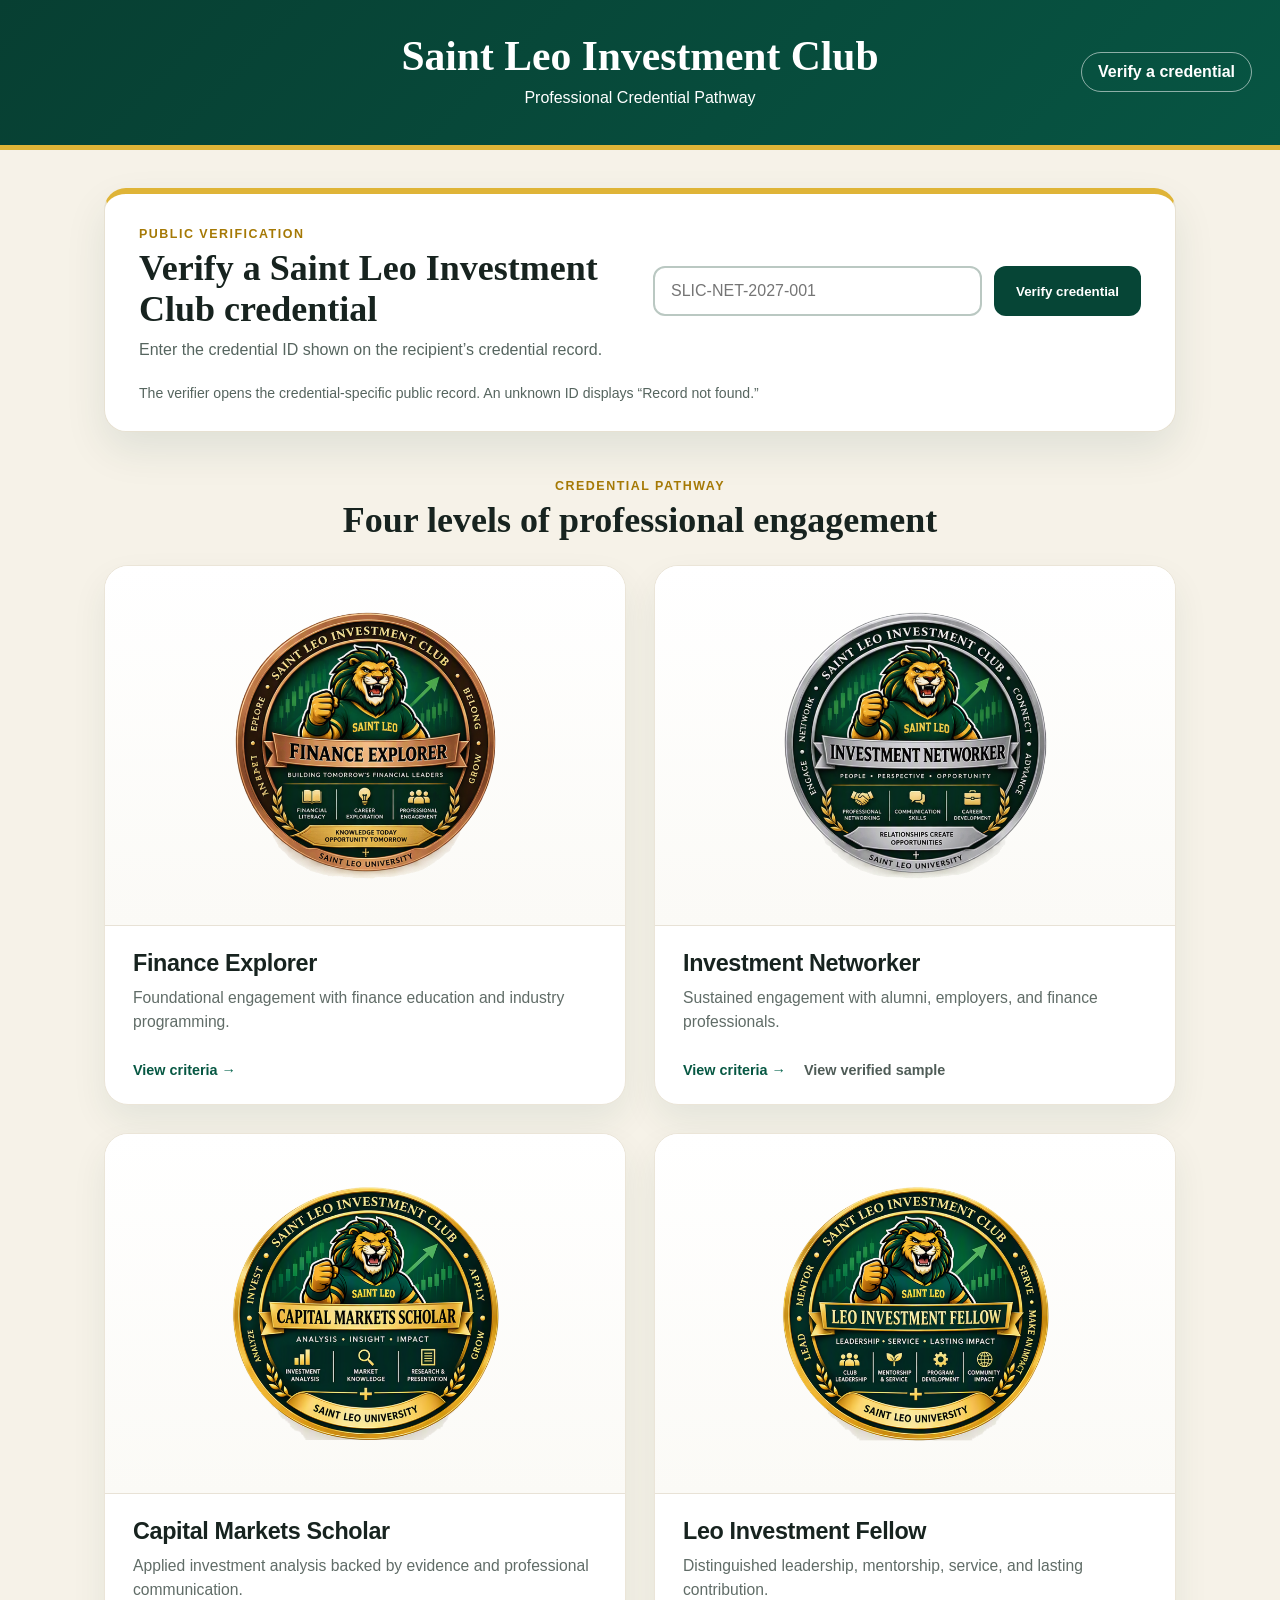
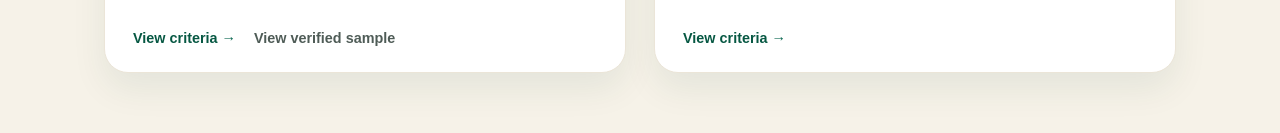
<file: index.html>
<!DOCTYPE html>

<html lang="en"><head><meta charset="utf-8"/><meta content="width=device-width,initial-scale=1" name="viewport"/><title>Saint Leo Investment Club Credentials</title><link href="assets/css/style.css?v=39" rel="stylesheet"/></head><body>
<header class="site-header"><h1>Saint Leo Investment Club</h1><p>Professional Credential Pathway</p><a class="header-verify" href="verify.html">Verify a credential</a></header>
<main>
<section aria-labelledby="verify-heading" class="verify-hero"><div><span class="eyebrow">Public verification</span><h2 id="verify-heading">Verify a Saint Leo Investment Club credential</h2><p>Enter the credential ID shown on the recipient’s credential record.</p></div><form class="verify-form" id="verify-form"><label class="sr-only" for="credential-id">Credential ID</label><input autocomplete="off" id="credential-id" name="credential-id" placeholder="SLIC-NET-2027-001" required="" type="text"/><button type="submit">Verify credential</button></form><p class="verify-note" id="verify-note">The verifier opens the credential-specific public record. An unknown ID displays “Record not found.”</p></section>
<section aria-labelledby="pathway-heading" class="pathway"><div class="section-heading"><span class="eyebrow">Credential pathway</span><h2 id="pathway-heading">Four levels of professional engagement</h2></div><div class="credential-grid"><article class="credential-card pathway-card"><div class="pathway-visual"><img alt="Finance Explorer badge" src="assets/badges/finance-explorer-landing-v38.png"/></div><div class="pathway-copy"><h3>Finance Explorer</h3><p>Foundational engagement with finance education and industry programming.</p><div class="pathway-actions"><a href="criteria/finance-explorer.html">View criteria</a></div></div></article><article class="credential-card pathway-card"><div class="pathway-visual"><img alt="Investment Networker badge" src="assets/badges/investment-networker-landing-v38.png"/></div><div class="pathway-copy"><h3>Investment Networker</h3><p>Sustained engagement with alumni, employers, and finance professionals.</p><div class="pathway-actions"><a href="criteria/investment-networker.html">View criteria</a><a class="verified-link" href="credentials/SLIC-NET-2027-001.html">View verified sample</a></div></div></article><article class="credential-card pathway-card"><div class="pathway-visual"><img alt="Capital Markets Scholar badge" src="assets/badges/capital-markets-scholar-landing-v38.png"/></div><div class="pathway-copy"><h3>Capital Markets Scholar</h3><p>Applied investment analysis backed by evidence and professional communication.</p><div class="pathway-actions"><a href="criteria/capital-markets-scholar.html">View criteria</a><a class="verified-link" href="credentials/SLIC-CMS-2027-001.html">View verified sample</a></div></div></article><article class="credential-card pathway-card"><div class="pathway-visual"><img alt="Leo Investment Fellow badge" src="assets/badges/leo-investment-fellow-landing-v38.png"/></div><div class="pathway-copy"><h3>Leo Investment Fellow</h3><p>Distinguished leadership, mentorship, service, and lasting contribution.</p><div class="pathway-actions"><a href="criteria/leo-investment-fellow.html">View criteria</a></div></div></article></div></section></main>
<script>document.getElementById('verify-form').addEventListener('submit',function(e){e.preventDefault();const id=document.getElementById('credential-id').value.trim().toUpperCase().replace(/[^A-Z0-9-]/g,'');if(id){location.href='credentials/'+encodeURIComponent(id)+'.html';}});</script></body></html>
</file>
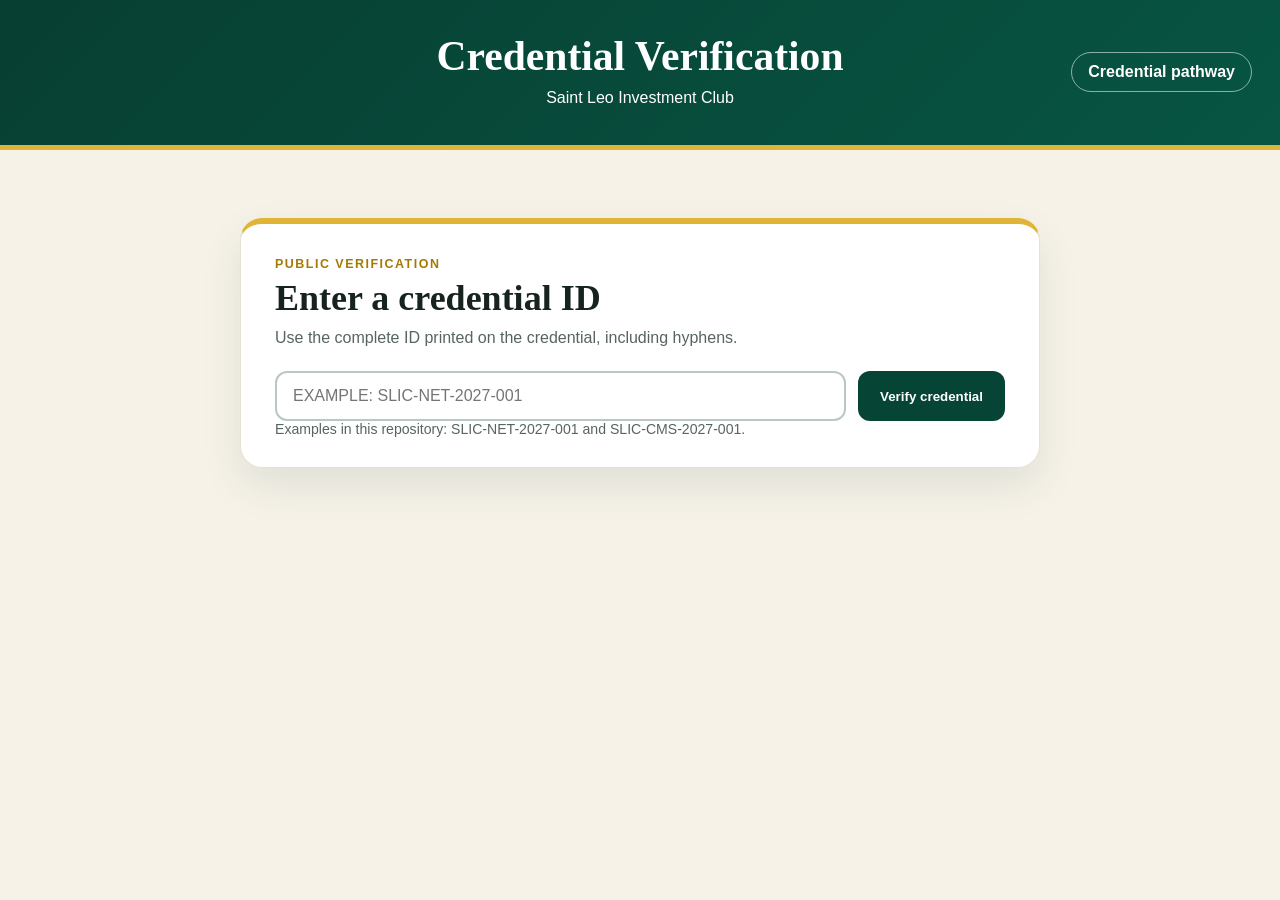
<file: verify.html>
<!doctype html><html lang="en"><head><meta charset="utf-8"><meta name="viewport" content="width=device-width,initial-scale=1"><title>Verify a Credential | Saint Leo Investment Club</title><link rel="stylesheet" href="assets/css/style.css?v=39"></head><body><header class="site-header"><h1>Credential Verification</h1><p>Saint Leo Investment Club</p><a class="header-verify" href="index.html">Credential pathway</a></header><main><section class="verify-page"><span class="eyebrow">Public verification</span><h2>Enter a credential ID</h2><p>Use the complete ID printed on the credential, including hyphens.</p><form class="verify-form" id="verify-form"><label class="sr-only" for="credential-id">Credential ID</label><input id="credential-id" type="text" placeholder="Example: SLIC-NET-2027-001" autocomplete="off" required><button type="submit">Verify credential</button></form><p class="verify-note">Examples in this repository: SLIC-NET-2027-001 and SLIC-CMS-2027-001.</p></section></main><script>document.getElementById('verify-form').addEventListener('submit',function(e){e.preventDefault();const id=document.getElementById('credential-id').value.trim().toUpperCase().replace(/[^A-Z0-9-]/g,'');if(id){location.href='credentials/'+encodeURIComponent(id)+'.html';}});</script></body></html>
</file>
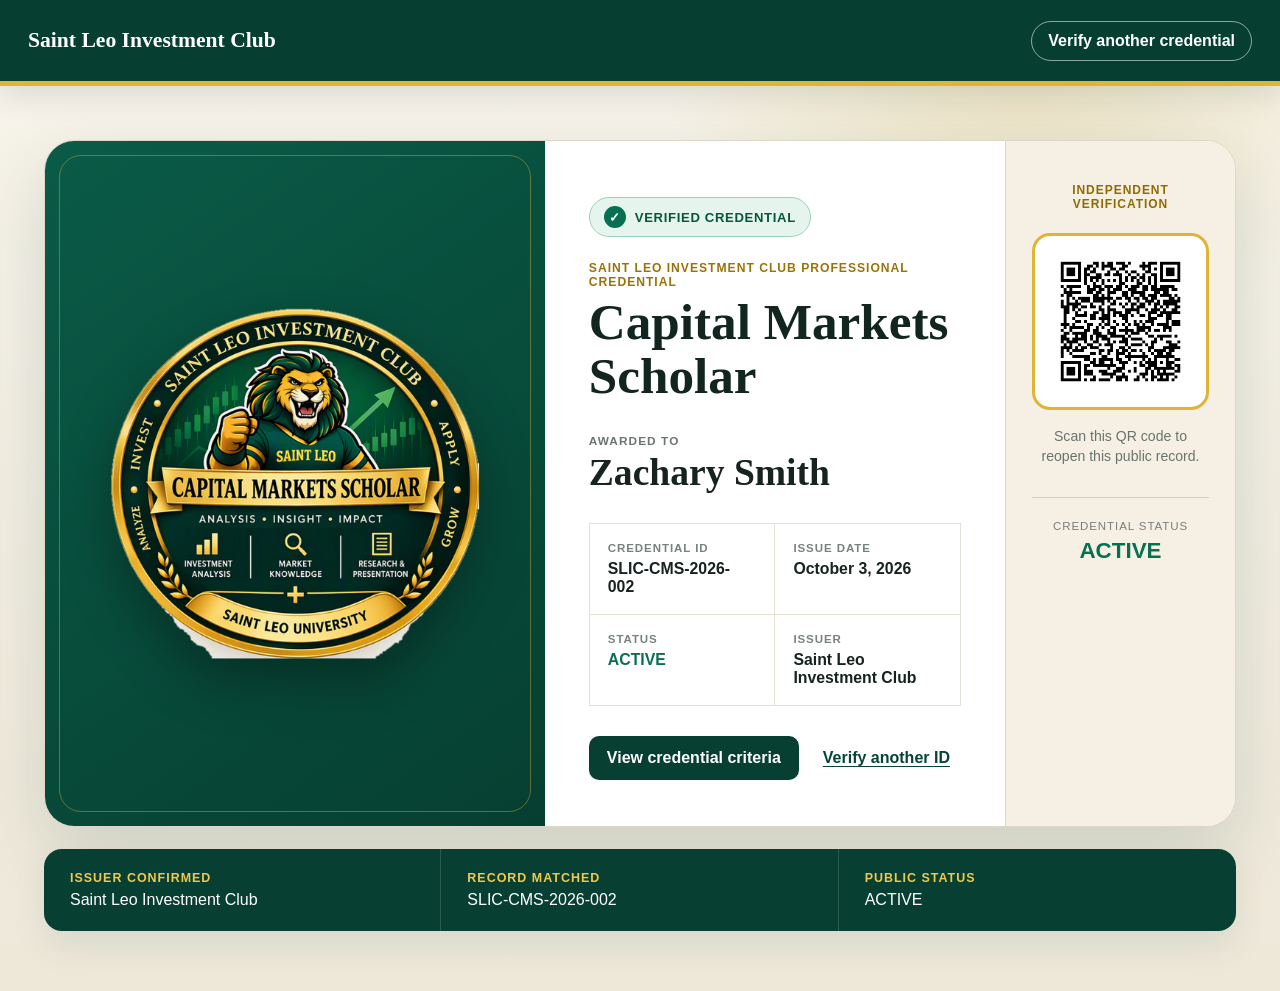
<file: credentials/SLIC-CMS-2026-002.html>
<!doctype html><html lang="en"><head><meta charset="utf-8"><meta name="viewport" content="width=device-width,initial-scale=1"><title>Capital Markets Scholar | SLIC-CMS-2026-002</title><link rel="stylesheet" href="../assets/css/style.css?v=39"></head><body class="verification-body">
<header class="verification-header"><a href="../index.html" class="brand">Saint Leo Investment Club</a><a href="../verify.html" class="header-verify">Verify another credential</a></header>
<main class="verification-main"><section class="verification-shell">
<div class="verification-badge"><img src="../assets/badges/capital-markets-scholar-landing-v38.png" alt="Capital Markets Scholar badge"></div>
<div class="verification-content"><div class="verified-pill"><span class="checkmark">✓</span> Verified credential</div><p class="credential-kicker">Saint Leo Investment Club Professional Credential</p><h1>Capital Markets Scholar</h1><p class="awarded-label">Awarded to</p><h2>Zachary Smith</h2>
<div class="credential-facts"><div><span>Credential ID</span><strong>SLIC-CMS-2026-002</strong></div><div><span>Issue date</span><strong>October 3, 2026</strong></div><div><span>Status</span><strong class="active-status">ACTIVE</strong></div><div><span>Issuer</span><strong>Saint Leo Investment Club</strong></div></div>
<div class="verification-actions"><a class="primary-action" href="../criteria/capital-markets-scholar.html">View credential criteria</a><a class="text-action" href="../verify.html">Verify another ID</a></div></div>
<aside class="verification-proof"><div class="proof-title">Independent verification</div><div class="qr-frame"><img src="../assets/qr/SLIC-CMS-2026-002-qr-v31.png" alt="QR code for SLIC-CMS-2026-002"></div><p>Scan this QR code to reopen this public record.</p><div class="proof-stamp"><span>Credential status</span><strong>ACTIVE</strong></div></aside>
</section><section class="trust-strip"><div><strong>Issuer confirmed</strong><span>Saint Leo Investment Club</span></div><div><strong>Record matched</strong><span>SLIC-CMS-2026-002</span></div><div><strong>Public status</strong><span>ACTIVE</span></div></section></main></body></html>
</file>
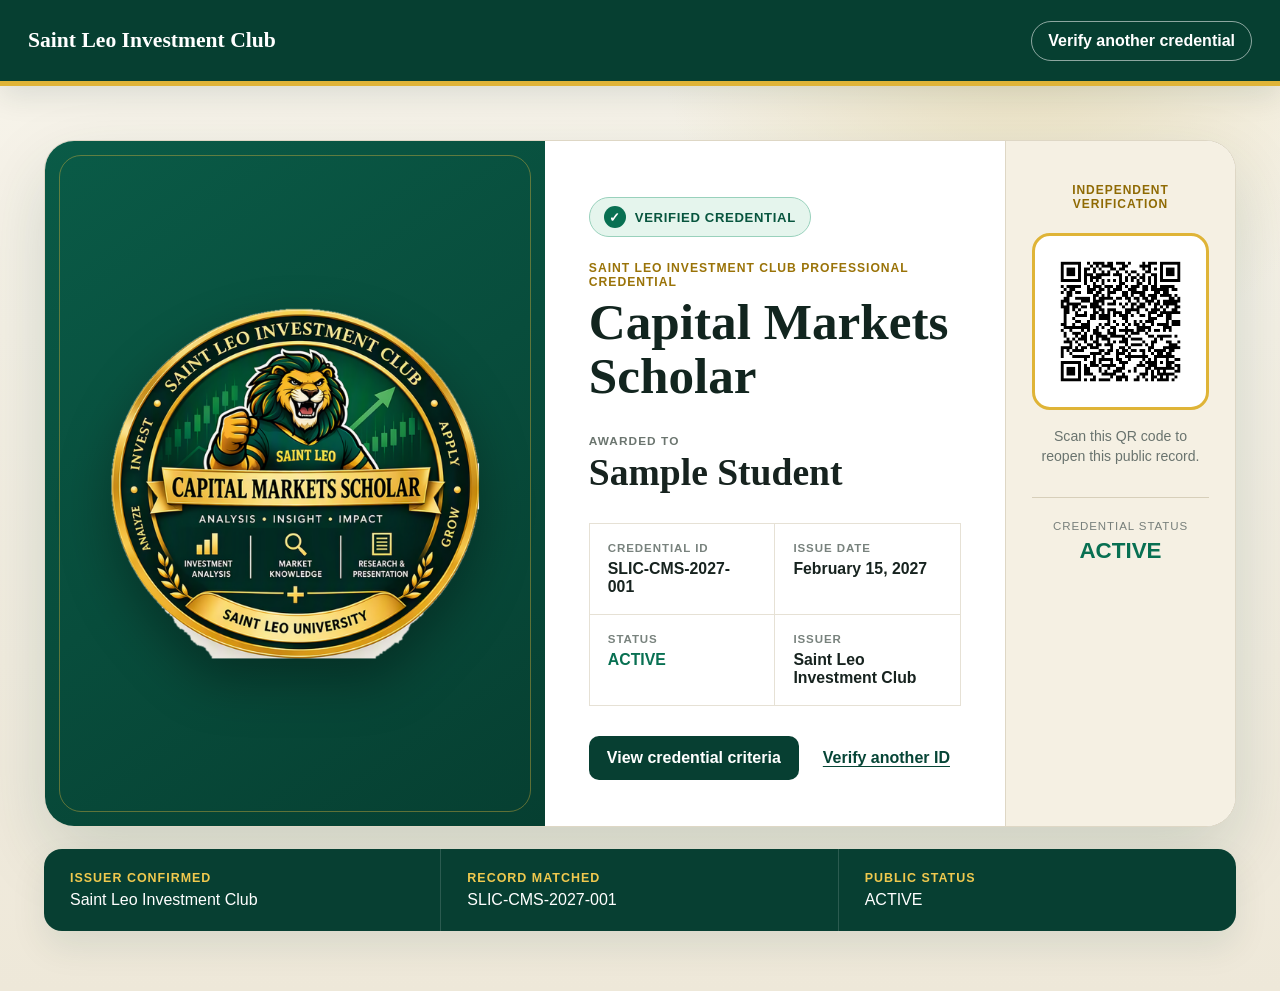
<file: credentials/SLIC-CMS-2027-001.html>
<!doctype html><html lang="en"><head><meta charset="utf-8"><meta name="viewport" content="width=device-width,initial-scale=1"><title>Capital Markets Scholar | SLIC-CMS-2027-001</title><link rel="stylesheet" href="../assets/css/style.css?v=39"></head><body class="verification-body">
<header class="verification-header"><a href="../index.html" class="brand">Saint Leo Investment Club</a><a href="../verify.html" class="header-verify">Verify another credential</a></header>
<main class="verification-main"><section class="verification-shell">
<div class="verification-badge"><img src="../assets/badges/capital-markets-scholar-landing-v38.png" alt="Capital Markets Scholar badge"></div>
<div class="verification-content"><div class="verified-pill"><span class="checkmark">✓</span> Verified credential</div><p class="credential-kicker">Saint Leo Investment Club Professional Credential</p><h1>Capital Markets Scholar</h1><p class="awarded-label">Awarded to</p><h2>Sample Student</h2>
<div class="credential-facts"><div><span>Credential ID</span><strong>SLIC-CMS-2027-001</strong></div><div><span>Issue date</span><strong>February 15, 2027</strong></div><div><span>Status</span><strong class="active-status">ACTIVE</strong></div><div><span>Issuer</span><strong>Saint Leo Investment Club</strong></div></div>
<div class="verification-actions"><a class="primary-action" href="../criteria/capital-markets-scholar.html">View credential criteria</a><a class="text-action" href="../verify.html">Verify another ID</a></div></div>
<aside class="verification-proof"><div class="proof-title">Independent verification</div><div class="qr-frame"><img src="../assets/qr/SLIC-CMS-2027-001-qr-v31.png" alt="QR code for SLIC-CMS-2027-001"></div><p>Scan this QR code to reopen this public record.</p><div class="proof-stamp"><span>Credential status</span><strong>ACTIVE</strong></div></aside>
</section><section class="trust-strip"><div><strong>Issuer confirmed</strong><span>Saint Leo Investment Club</span></div><div><strong>Record matched</strong><span>SLIC-CMS-2027-001</span></div><div><strong>Public status</strong><span>ACTIVE</span></div></section></main></body></html>
</file>
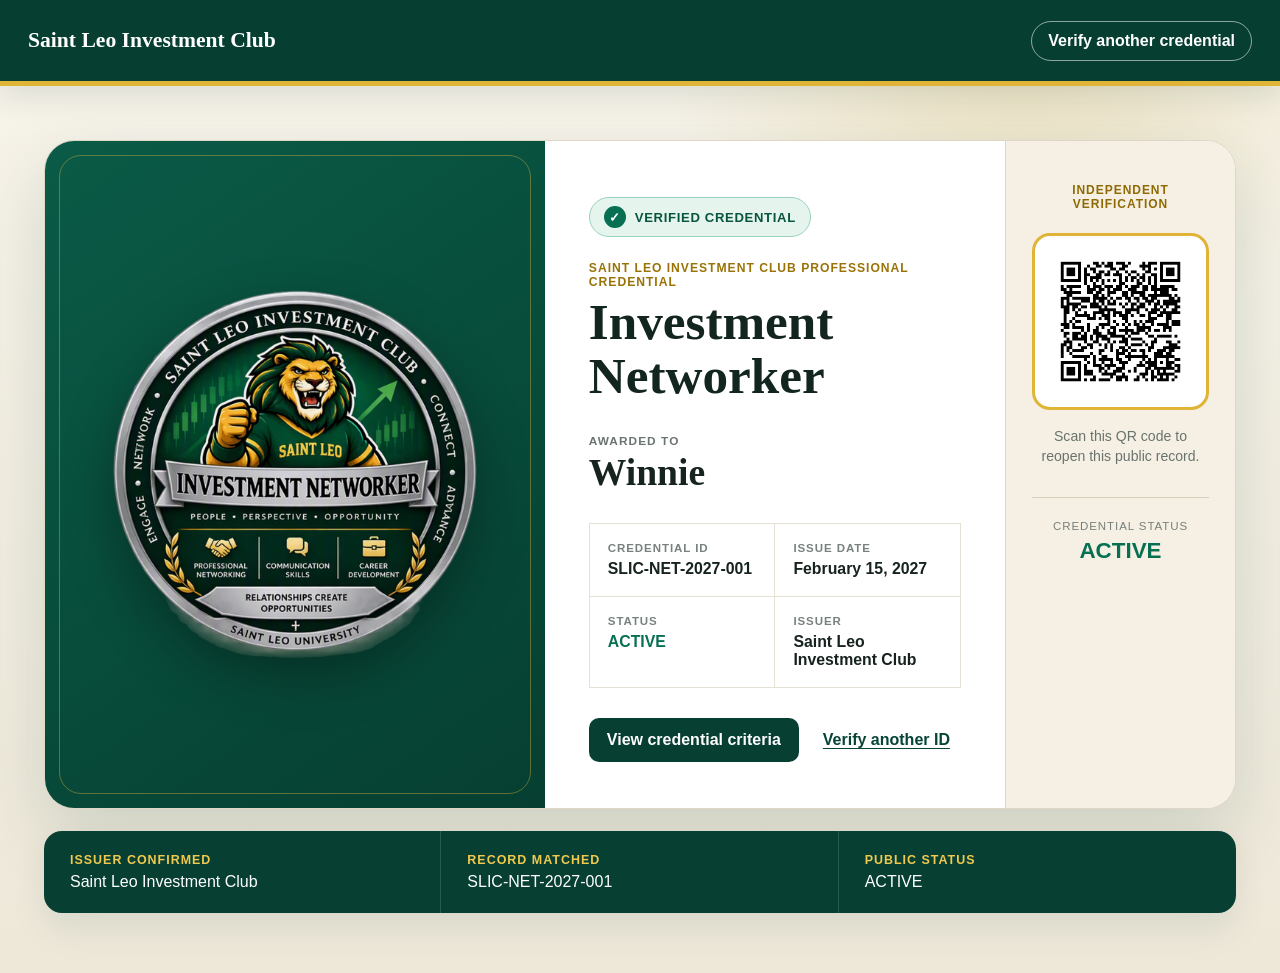
<file: credentials/SLIC-NET-2027-001.html>
<!doctype html><html lang="en"><head><meta charset="utf-8"><meta name="viewport" content="width=device-width,initial-scale=1"><title>Investment Networker | SLIC-NET-2027-001</title><link rel="stylesheet" href="../assets/css/style.css?v=39"></head><body class="verification-body">
<header class="verification-header"><a href="../index.html" class="brand">Saint Leo Investment Club</a><a href="../verify.html" class="header-verify">Verify another credential</a></header>
<main class="verification-main"><section class="verification-shell">
<div class="verification-badge"><img src="../assets/badges/investment-networker-landing-v38.png" alt="Investment Networker badge"></div>
<div class="verification-content"><div class="verified-pill"><span class="checkmark">✓</span> Verified credential</div><p class="credential-kicker">Saint Leo Investment Club Professional Credential</p><h1>Investment Networker</h1><p class="awarded-label">Awarded to</p><h2>Winnie</h2>
<div class="credential-facts"><div><span>Credential ID</span><strong>SLIC-NET-2027-001</strong></div><div><span>Issue date</span><strong>February 15, 2027</strong></div><div><span>Status</span><strong class="active-status">ACTIVE</strong></div><div><span>Issuer</span><strong>Saint Leo Investment Club</strong></div></div>
<div class="verification-actions"><a class="primary-action" href="../criteria/investment-networker.html">View credential criteria</a><a class="text-action" href="../verify.html">Verify another ID</a></div></div>
<aside class="verification-proof"><div class="proof-title">Independent verification</div><div class="qr-frame"><img src="../assets/qr/SLIC-NET-2027-001-qr-v31.png" alt="QR code for SLIC-NET-2027-001"></div><p>Scan this QR code to reopen this public record.</p><div class="proof-stamp"><span>Credential status</span><strong>ACTIVE</strong></div></aside>
</section><section class="trust-strip"><div><strong>Issuer confirmed</strong><span>Saint Leo Investment Club</span></div><div><strong>Record matched</strong><span>SLIC-NET-2027-001</span></div><div><strong>Public status</strong><span>ACTIVE</span></div></section></main></body></html>
</file>
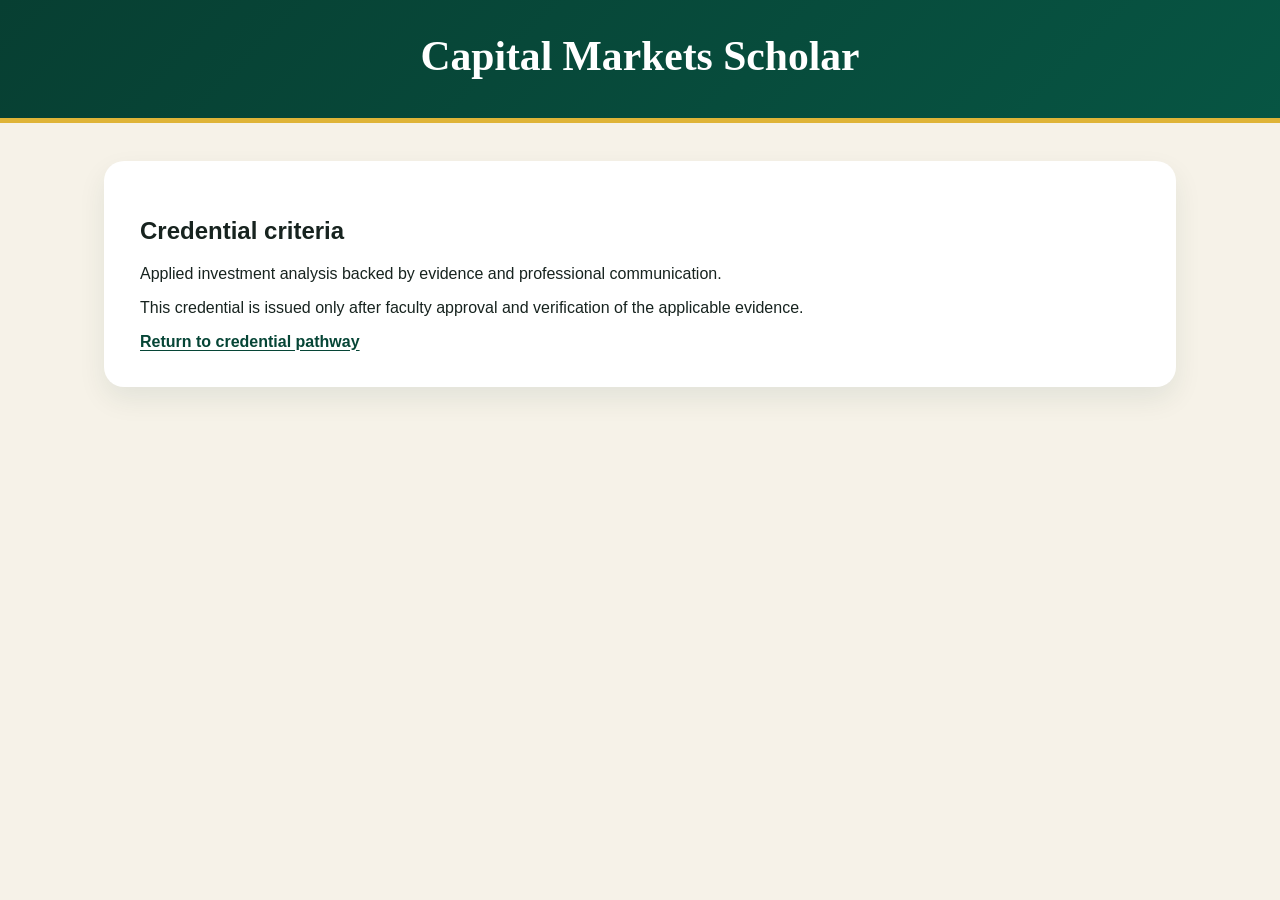
<file: criteria/capital-markets-scholar.html>
<!doctype html><html><head><meta charset="utf-8"><meta name="viewport" content="width=device-width,initial-scale=1"><title>Capital Markets Scholar Criteria</title><link rel="stylesheet" href="../assets/css/style.css?v=39"></head><body><header class="site-header"><h1>Capital Markets Scholar</h1></header><main><section class="criteria"><h2>Credential criteria</h2><p>Applied investment analysis backed by evidence and professional communication.</p><p>This credential is issued only after faculty approval and verification of the applicable evidence.</p><a class="back" href="../index.html">Return to credential pathway</a></section></main></body></html>
</file>
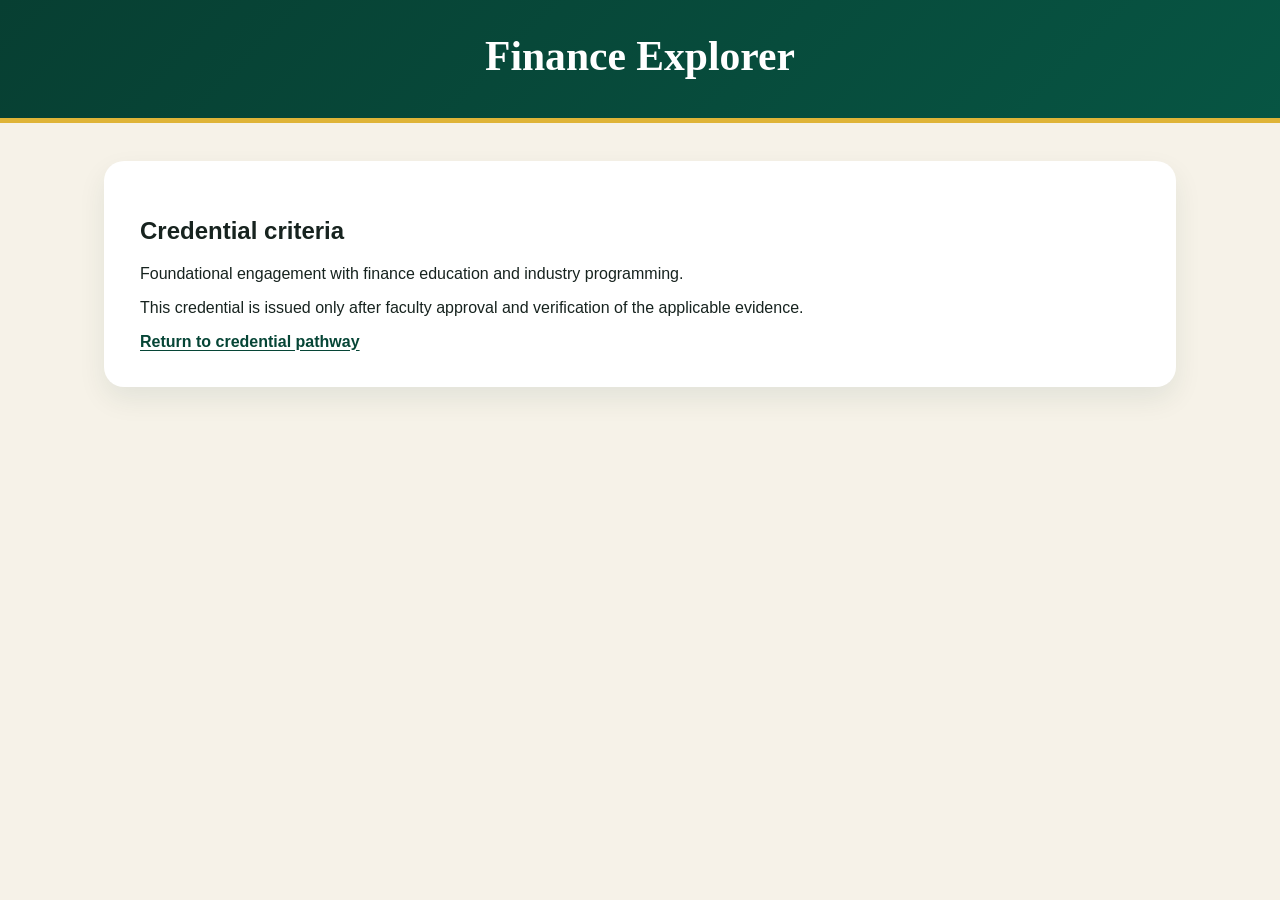
<file: criteria/finance-explorer.html>
<!doctype html><html><head><meta charset="utf-8"><meta name="viewport" content="width=device-width,initial-scale=1"><title>Finance Explorer Criteria</title><link rel="stylesheet" href="../assets/css/style.css?v=39"></head><body><header class="site-header"><h1>Finance Explorer</h1></header><main><section class="criteria"><h2>Credential criteria</h2><p>Foundational engagement with finance education and industry programming.</p><p>This credential is issued only after faculty approval and verification of the applicable evidence.</p><a class="back" href="../index.html">Return to credential pathway</a></section></main></body></html>
</file>
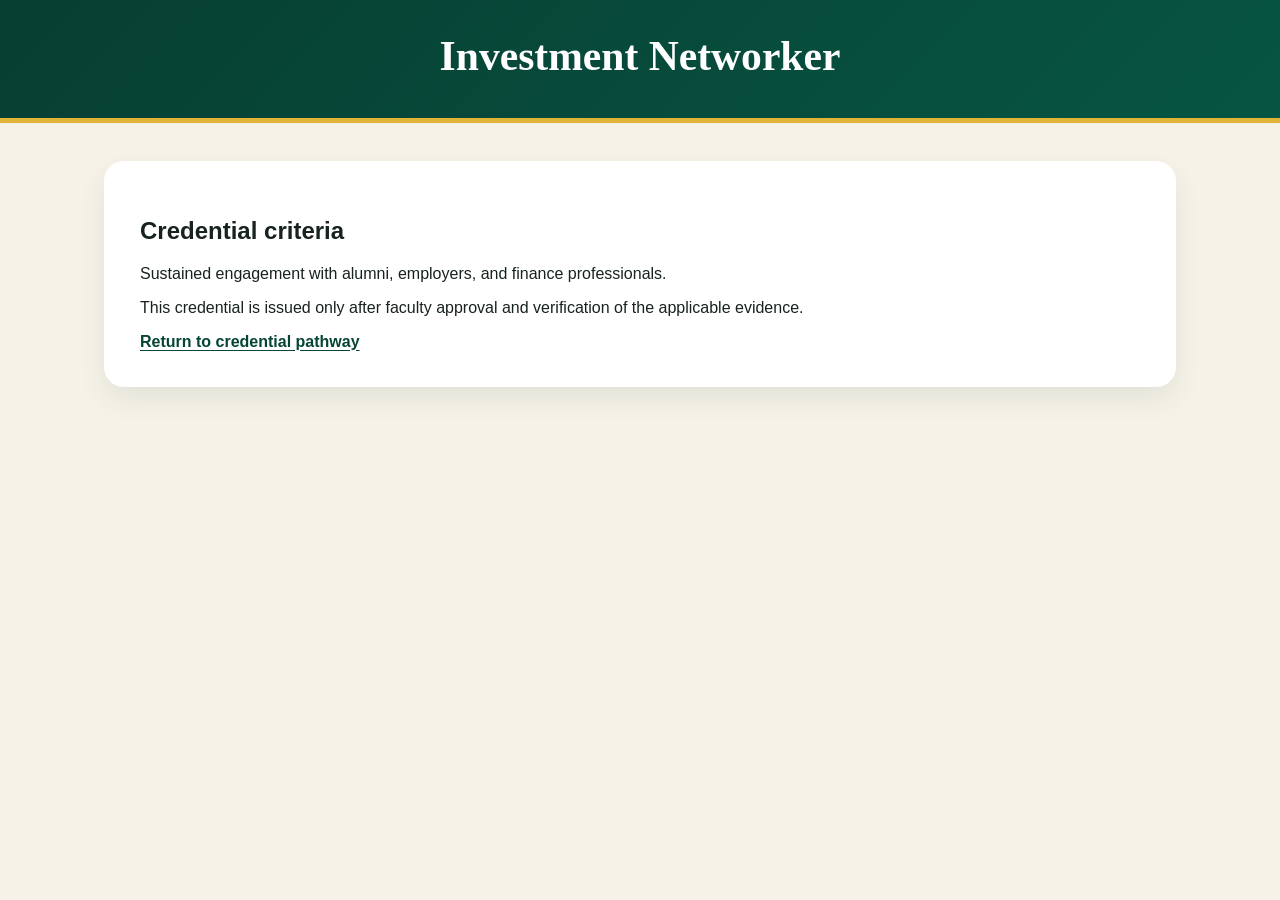
<file: criteria/investment-networker.html>
<!doctype html><html><head><meta charset="utf-8"><meta name="viewport" content="width=device-width,initial-scale=1"><title>Investment Networker Criteria</title><link rel="stylesheet" href="../assets/css/style.css?v=39"></head><body><header class="site-header"><h1>Investment Networker</h1></header><main><section class="criteria"><h2>Credential criteria</h2><p>Sustained engagement with alumni, employers, and finance professionals.</p><p>This credential is issued only after faculty approval and verification of the applicable evidence.</p><a class="back" href="../index.html">Return to credential pathway</a></section></main></body></html>
</file>
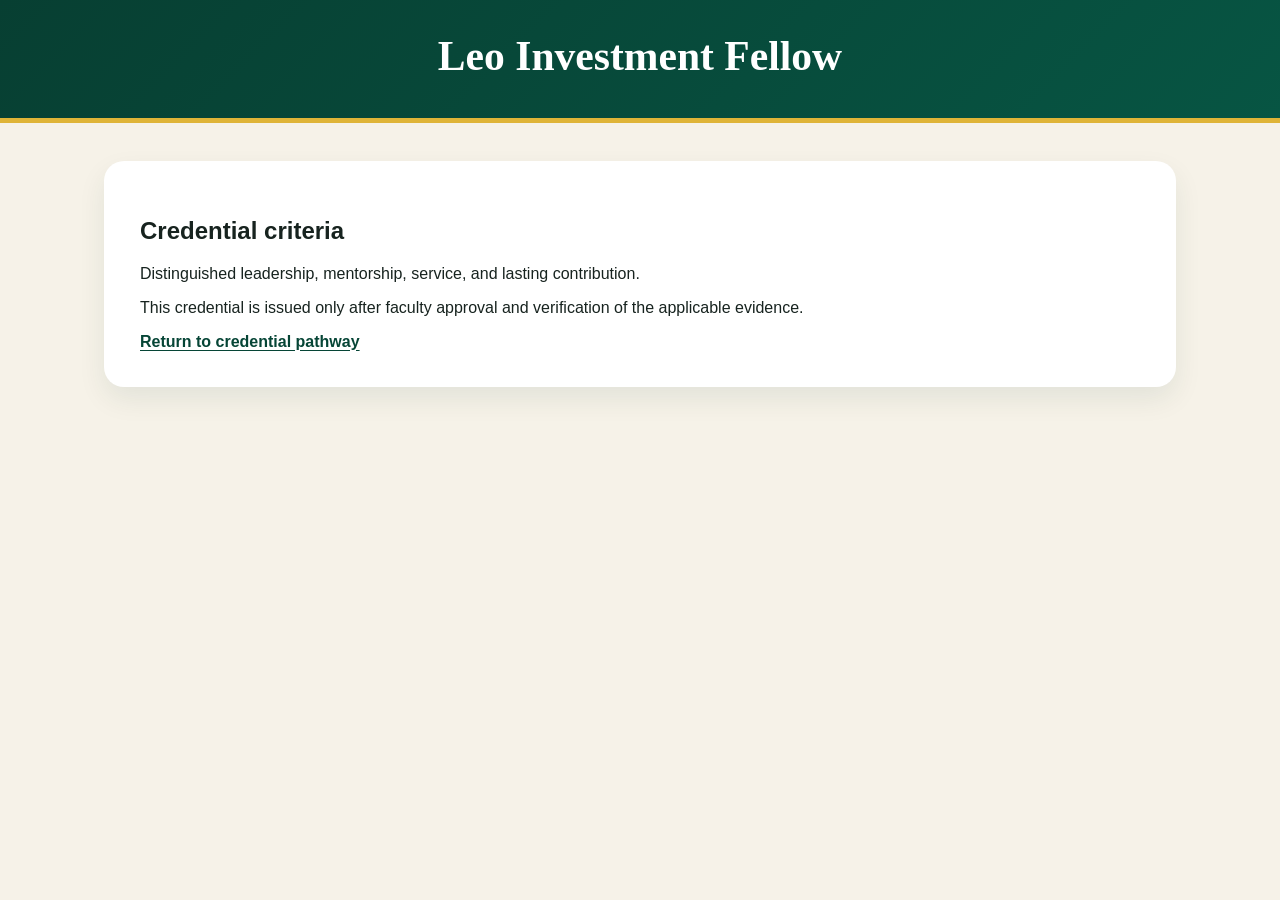
<file: criteria/leo-investment-fellow.html>
<!doctype html><html><head><meta charset="utf-8"><meta name="viewport" content="width=device-width,initial-scale=1"><title>Leo Investment Fellow Criteria</title><link rel="stylesheet" href="../assets/css/style.css?v=39"></head><body><header class="site-header"><h1>Leo Investment Fellow</h1></header><main><section class="criteria"><h2>Credential criteria</h2><p>Distinguished leadership, mentorship, service, and lasting contribution.</p><p>This credential is issued only after faculty approval and verification of the applicable evidence.</p><a class="back" href="../index.html">Return to credential pathway</a></section></main></body></html>
</file>
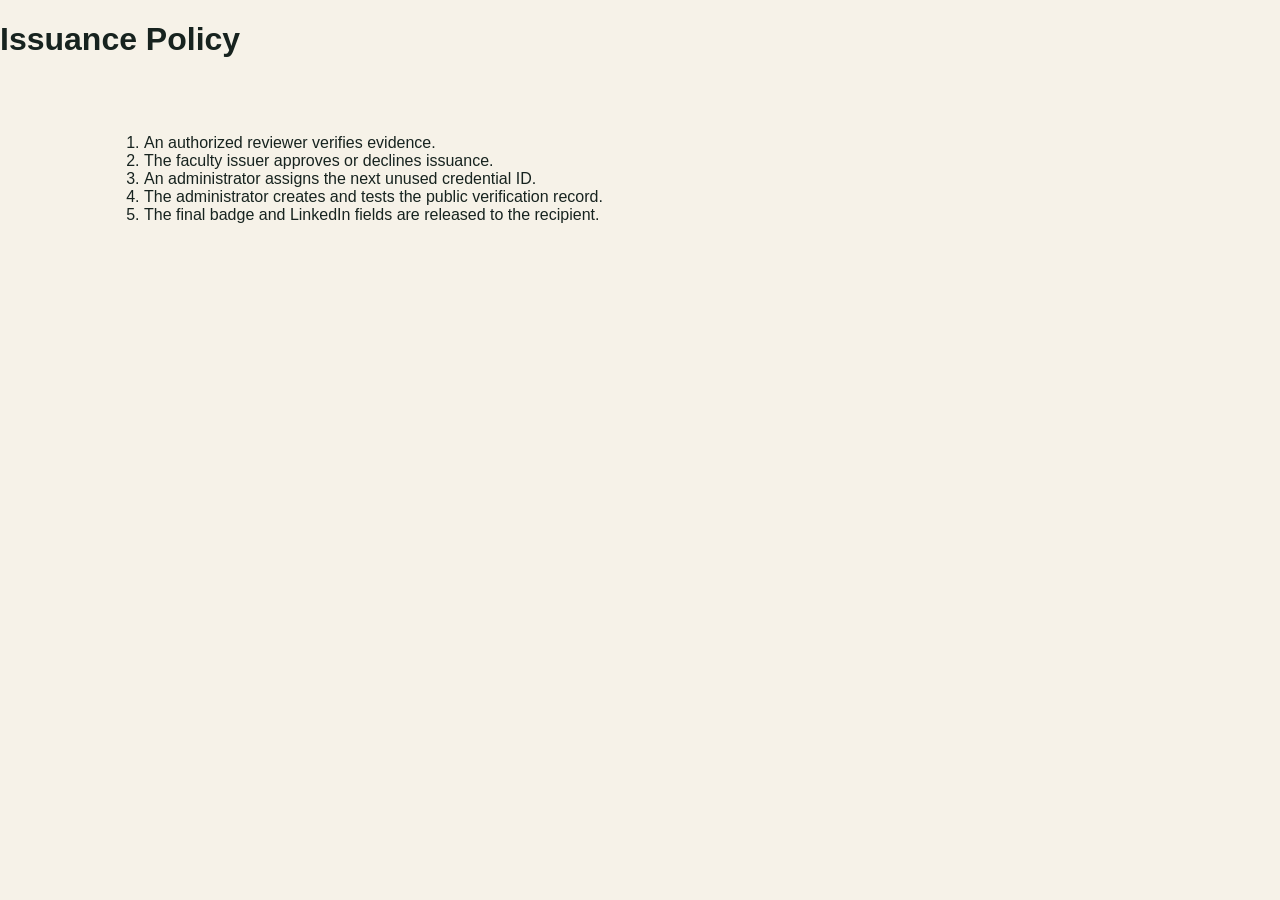
<file: policies/issuance.html>
<!doctype html><html lang="en"><head><meta charset="utf-8"><title>Issuance Policy</title><link rel="stylesheet" href="../assets/css/style.css"></head><body><header><h1>Issuance Policy</h1></header><main class="wrap"><section class="card"><ol><li>An authorized reviewer verifies evidence.</li><li>The faculty issuer approves or declines issuance.</li><li>An administrator assigns the next unused credential ID.</li><li>The administrator creates and tests the public verification record.</li><li>The final badge and LinkedIn fields are released to the recipient.</li></ol></section></main></body></html>
</file>
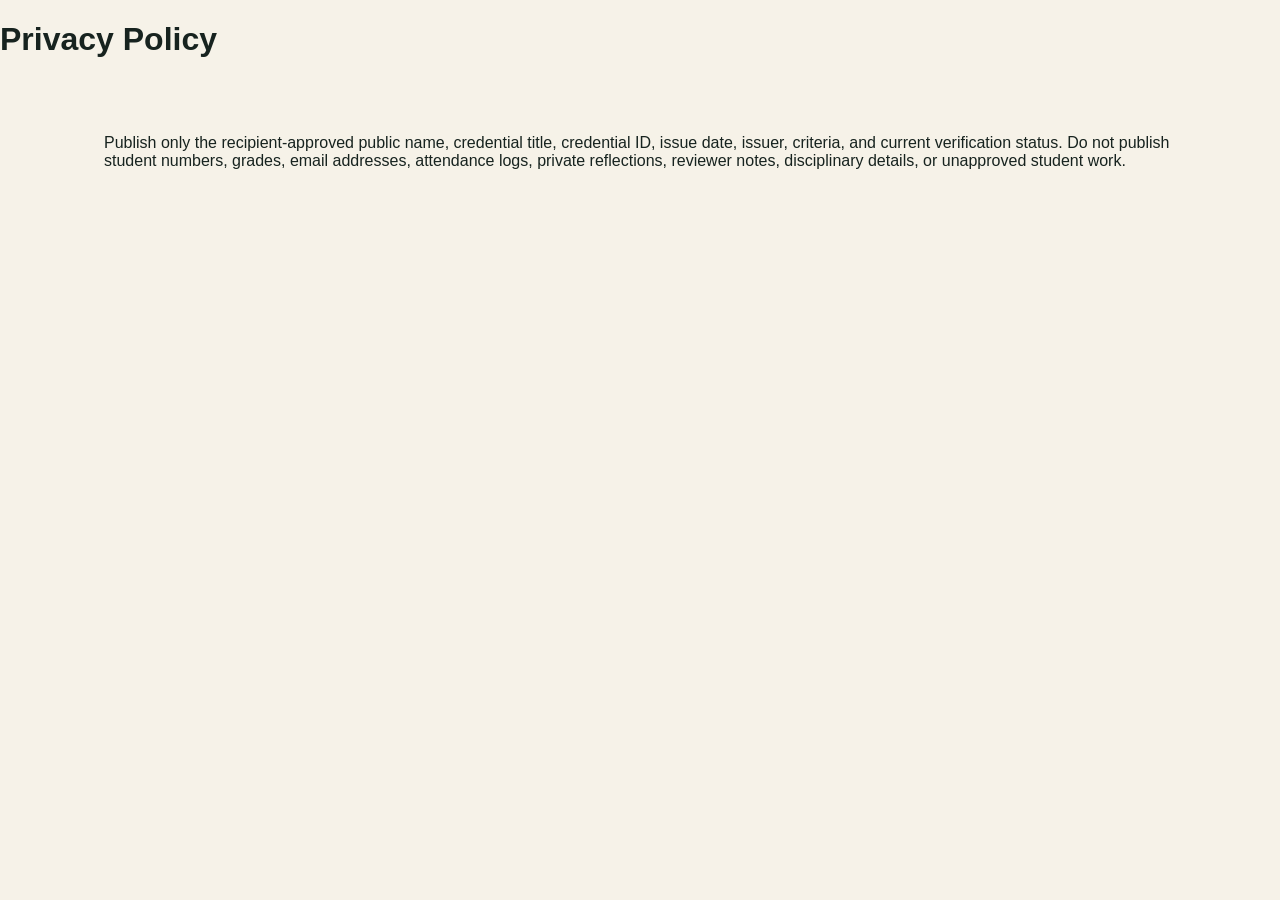
<file: policies/privacy.html>
<!doctype html><html lang="en"><head><meta charset="utf-8"><title>Privacy Policy</title><link rel="stylesheet" href="../assets/css/style.css"></head><body><header><h1>Privacy Policy</h1></header><main class="wrap"><section class="card"><p>Publish only the recipient-approved public name, credential title, credential ID, issue date, issuer, criteria, and current verification status. Do not publish student numbers, grades, email addresses, attendance logs, private reflections, reviewer notes, disciplinary details, or unapproved student work.</p></section></main></body></html>
</file>
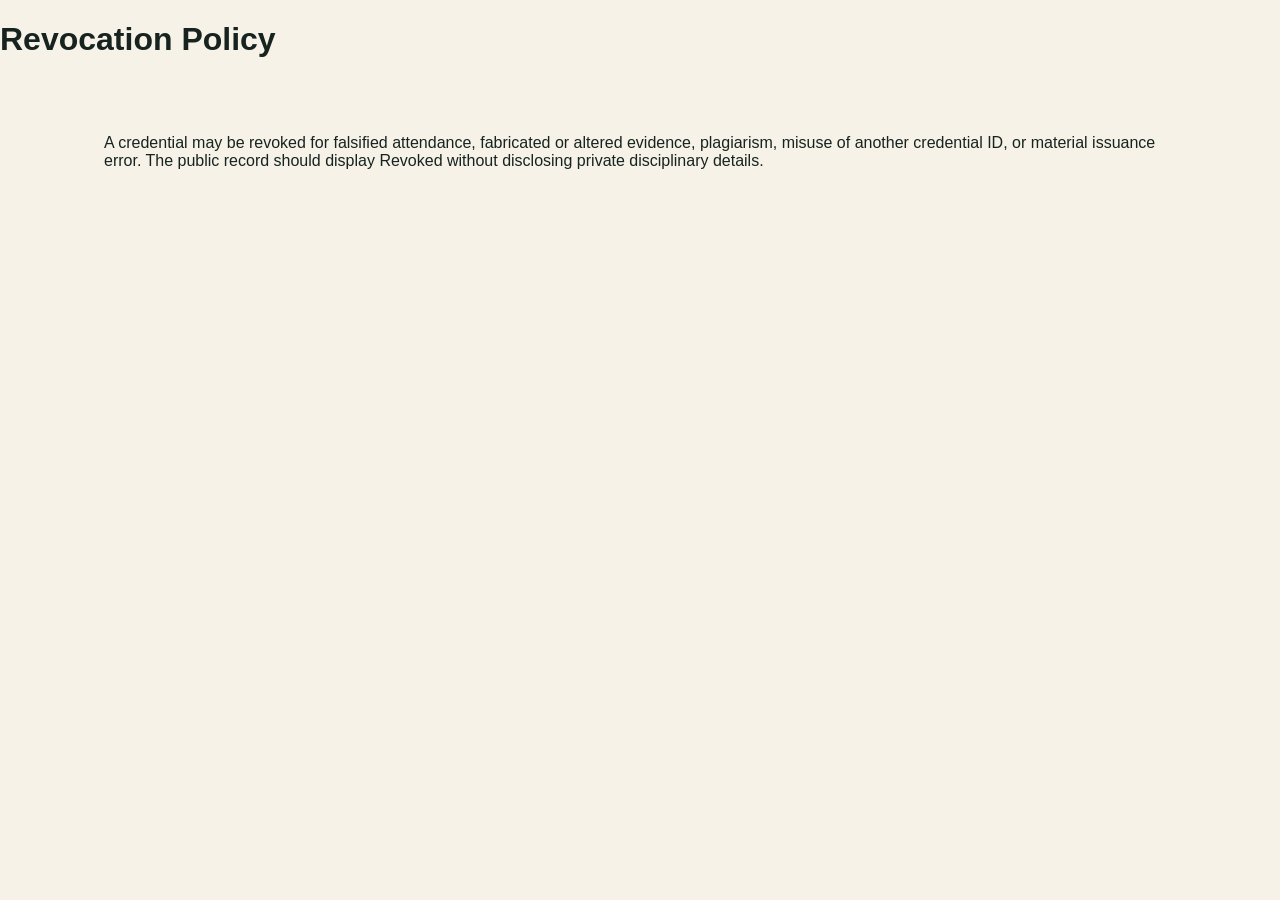
<file: policies/revocation.html>
<!doctype html><html lang="en"><head><meta charset="utf-8"><title>Revocation Policy</title><link rel="stylesheet" href="../assets/css/style.css"></head><body><header><h1>Revocation Policy</h1></header><main class="wrap"><section class="card"><p>A credential may be revoked for falsified attendance, fabricated or altered evidence, plagiarism, misuse of another credential ID, or material issuance error. The public record should display Revoked without disclosing private disciplinary details.</p></section></main></body></html>
</file>
<file: assets/css/style.css>
:root{--green:#064536;--green2:#0b5a46;--gold:#dfb437;--cream:#f6f2e8;--ink:#17231f;--muted:#56655f;--white:#fff}*{box-sizing:border-box}html{scroll-behavior:smooth}body{margin:0;background:var(--cream);color:var(--ink);font-family:Inter,Arial,sans-serif}a{color:var(--green);font-weight:750;text-underline-offset:3px}.site-header{position:relative;background:linear-gradient(135deg,#073f32,#075543);color:#fff;text-align:center;padding:34px 24px 38px;border-bottom:5px solid var(--gold)}.site-header h1{margin:0;font:700 clamp(1.8rem,4vw,2.6rem)/1.1 Georgia,serif}.site-header p{margin:9px 0 0}.header-verify{position:absolute;right:28px;top:50%;transform:translateY(-50%);color:#fff;border:1px solid #ffffff8a;border-radius:999px;padding:10px 16px;text-decoration:none}main{max-width:1120px;margin:auto;padding:38px 24px 60px}.eyebrow{color:#a57905;font-size:.78rem;letter-spacing:.12em;text-transform:uppercase;font-weight:850}.verify-hero,.verify-page{background:#fff;border:1px solid #e7e1d2;border-top:6px solid var(--gold);border-radius:22px;box-shadow:0 18px 42px #063f3118;padding:30px 34px}.verify-hero{display:grid;grid-template-columns:1fr 1fr;gap:26px;align-items:center;margin-bottom:44px}.verify-hero h2,.verify-page h2,.section-heading h2{font:700 clamp(1.7rem,3vw,2.25rem)/1.15 Georgia,serif;margin:6px 0 10px}.verify-hero p,.verify-page p{color:var(--muted);margin:0}.verify-form{display:flex;gap:12px}.verify-form input{flex:1;min-width:0;border:2px solid #bac8c2;border-radius:12px;padding:14px 16px;font-size:1rem;text-transform:uppercase}.verify-form input:focus{outline:3px solid #dfb43755;border-color:var(--green)}.verify-form button{border:0;border-radius:12px;background:var(--green);color:#fff;font-weight:850;padding:14px 22px;cursor:pointer}.verify-note{grid-column:1/-1!important;font-size:.88rem!important}.verify-page{max-width:800px;margin:30px auto}.verify-page .verify-form{margin-top:24px}.section-heading{text-align:center;margin-bottom:24px}.credential-grid{display:grid;grid-template-columns:repeat(2,minmax(0,1fr));gap:28px}.credential-card{background:#fff;border:1px solid #ebe5d8;border-radius:24px;overflow:hidden;box-shadow:0 16px 35px #063f3113}.top-card{display:flex;flex-direction:column}.badge-stage{height:390px;display:flex;align-items:center;justify-content:center;padding:10px;background:linear-gradient(180deg,#fff,#fbfaf6)}.badge-stage .badge{display:block;object-fit:contain;width:360px;height:360px;max-width:96%;max-height:96%}.badge-stage .badge-networker{width:372px;height:372px}.copy{border-top:1px solid #eee9de;padding:22px 26px 26px}.copy h3{font:700 1.45rem/1.2 Georgia,serif;margin:0 0 8px}.copy p{color:var(--muted);line-height:1.5;min-height:48px;margin:0 0 18px}.card-actions{display:flex;gap:18px;flex-wrap:wrap}.card-actions .secondary{color:#5c675f}.artwork-card img{width:100%;height:auto;display:block}.credential-page{display:grid;grid-template-columns:minmax(300px,44%) 1fr;gap:34px;align-items:center}.badge-panel img{display:block;width:100%;height:auto}.record-panel{background:var(--green);color:#fff;padding:40px;border-left:8px solid var(--gold);border-radius:0 26px 26px 0}.record-panel h1{font:700 clamp(2rem,4vw,3.4rem)/1.1 Georgia,serif;margin:10px 0 28px}.label{color:var(--gold);font-weight:850;letter-spacing:.05em;text-transform:uppercase}.value{font-size:1.25rem;margin:6px 0 22px}.verification{display:grid;grid-template-columns:1fr 190px;gap:20px;align-items:center}.status{border:3px solid var(--gold);border-radius:16px;padding:24px}.status strong{font-size:2rem}.qr{background:#fff;border:3px solid var(--gold);border-radius:16px;padding:12px}.qr img{width:100%}.criteria{background:#fff;border-radius:20px;padding:36px;box-shadow:0 12px 28px #063f3115}.sr-only{position:absolute;width:1px;height:1px;padding:0;margin:-1px;overflow:hidden;clip:rect(0,0,0,0);white-space:nowrap;border:0}@media(max-width:820px){.header-verify{position:static;display:inline-block;transform:none;margin-top:18px}.verify-hero,.credential-grid,.credential-page,.verification{grid-template-columns:1fr}.verify-form{flex-direction:column}.badge-stage{height:min(92vw,390px)}.record-panel{border-left:0;border-top:8px solid var(--gold);border-radius:0 0 24px 24px}}
/* v35 exact upper-tier sizing */
.badge-stage .badge,.badge-stage .badge-networker{width:370px;height:370px;max-width:96%;max-height:96%;object-fit:contain}
/* v35 premium credential record */
.verification-body{background:radial-gradient(circle at 80% 0,#e9dfbd 0,transparent 26%),linear-gradient(180deg,#f7f4eb,#eee8d9);min-height:100vh}.verification-header{height:86px;background:#063f31;color:#fff;border-bottom:5px solid var(--gold);display:flex;align-items:center;justify-content:space-between;padding:0 max(28px,calc((100vw - 1240px)/2));box-shadow:0 10px 30px #032d241c}.verification-header .brand{color:#fff;text-decoration:none;font:700 1.35rem Georgia,serif}.verification-header .header-verify{position:static;transform:none}.verification-main{max-width:1240px;padding-top:54px}.verification-shell{display:grid;grid-template-columns:36% 1fr 230px;background:#fff;border:1px solid #ded7c5;border-radius:30px;overflow:hidden;box-shadow:0 28px 70px #063f3126;min-height:620px}.verification-badge{background:linear-gradient(145deg,#0a5b47,#063f31);display:flex;align-items:center;justify-content:center;padding:34px;position:relative}.verification-badge:after{content:"";position:absolute;inset:18px;border:1px solid #e2b73d66;border-radius:22px}.verification-badge img{position:relative;z-index:1;width:100%;height:auto;object-fit:contain;filter:drop-shadow(0 20px 24px #0005)}.verification-content{padding:56px 44px 46px}.verified-pill{display:inline-flex;align-items:center;gap:9px;background:#e5f5ed;color:#07553e;border:1px solid #99d1bc;border-radius:999px;padding:8px 14px;font-weight:850;font-size:.82rem;text-transform:uppercase;letter-spacing:.05em}.checkmark{display:inline-grid;place-items:center;width:22px;height:22px;background:#087052;color:#fff;border-radius:50%}.credential-kicker{margin:24px 0 6px;color:#9a7308;font-weight:800;text-transform:uppercase;letter-spacing:.08em;font-size:.76rem}.verification-content h1{font:700 clamp(2rem,4vw,3.2rem)/1.06 Georgia,serif;margin:0;color:#12251f}.awarded-label{margin:30px 0 4px;color:#6b756f;text-transform:uppercase;letter-spacing:.09em;font-weight:800;font-size:.74rem}.verification-content h2{font:700 clamp(1.65rem,3vw,2.35rem)/1.1 Georgia,serif;margin:0 0 30px}.credential-facts{display:grid;grid-template-columns:1fr 1fr;border-top:1px solid #e6e1d5;border-left:1px solid #e6e1d5}.credential-facts div{padding:18px;border-right:1px solid #e6e1d5;border-bottom:1px solid #e6e1d5}.credential-facts span{display:block;color:#78827d;font-size:.72rem;text-transform:uppercase;letter-spacing:.08em;font-weight:800;margin-bottom:6px}.credential-facts strong{font-size:.99rem;overflow-wrap:anywhere}.active-status{color:#087052}.verification-actions{display:flex;align-items:center;gap:24px;margin-top:30px}.primary-action{display:inline-block;background:#073f32;color:#fff;text-decoration:none;padding:13px 18px;border-radius:10px}.text-action{font-weight:750}.verification-proof{background:#f5f0e3;border-left:1px solid #ded7c5;padding:42px 26px;text-align:center}.proof-title{text-transform:uppercase;letter-spacing:.08em;font-weight:850;color:#8f6a04;font-size:.75rem}.qr-frame{background:#fff;border:3px solid var(--gold);border-radius:18px;padding:14px;margin:22px auto 16px}.qr-frame img{display:block;width:100%}.verification-proof p{color:#69736e;line-height:1.45;font-size:.88rem}.proof-stamp{margin-top:30px;padding-top:22px;border-top:1px solid #d7cfba}.proof-stamp span{display:block;color:#777f7b;font-size:.72rem;text-transform:uppercase;letter-spacing:.08em}.proof-stamp strong{display:block;color:#087052;font-size:1.4rem;margin-top:6px}.trust-strip{display:grid;grid-template-columns:repeat(3,1fr);margin-top:22px;background:#073f32;color:#fff;border-radius:18px;overflow:hidden;box-shadow:0 16px 35px #063f3118}.trust-strip div{padding:22px 26px;border-right:1px solid #ffffff25}.trust-strip div:last-child{border-right:0}.trust-strip strong,.trust-strip span{display:block}.trust-strip strong{color:#f0c94e;font-size:.78rem;text-transform:uppercase;letter-spacing:.08em}.trust-strip span{margin-top:6px;overflow-wrap:anywhere}@media(max-width:980px){.verification-shell{grid-template-columns:1fr}.verification-badge{min-height:420px}.verification-badge img{max-width:420px}.verification-proof{border-left:0;border-top:1px solid #ded7c5}.qr-frame{max-width:220px}.trust-strip{grid-template-columns:1fr}.trust-strip div{border-right:0;border-bottom:1px solid #ffffff25}}@media(max-width:600px){.verification-header{height:auto;padding:20px;gap:18px;flex-direction:column}.verification-content{padding:36px 24px}.credential-facts{grid-template-columns:1fr}.verification-actions{align-items:flex-start;flex-direction:column}.verification-main{padding:24px 14px}.verification-shell{border-radius:20px}}
/* v36: one exact card system for all four pathway credentials */
.credential-grid{align-items:stretch}.pathway-card{display:grid;grid-template-rows:360px 1fr;background:#fff}.pathway-visual{display:flex;align-items:center;justify-content:center;padding:18px;background:linear-gradient(180deg,#fff 0%,#fbfaf6 100%);border-bottom:1px solid #e8e2d6;overflow:hidden}.pathway-visual img{display:block;width:318px;height:318px;max-width:100%;max-height:100%;object-fit:contain;object-position:center}.pathway-copy{display:flex;flex-direction:column;padding:24px 28px 26px;min-height:178px}.pathway-copy h3{font-family:Arial,Helvetica,sans-serif;font-size:1.46rem;line-height:1.18;font-weight:800;letter-spacing:-.015em;margin:0 0 9px;color:#17231f}.pathway-copy p{font-family:Arial,Helvetica,sans-serif;font-size:.98rem;line-height:1.48;color:#606c67;margin:0 0 20px;min-height:47px}.pathway-actions{display:flex;gap:18px;flex-wrap:wrap;margin-top:auto}.pathway-actions a{font-family:Arial,Helvetica,sans-serif;font-size:.9rem;font-weight:750;color:#075843;text-decoration:none}.pathway-actions a:after{content:'  →';color:#0a6750}.pathway-actions .verified-link{color:#4f5c57}.pathway-actions .verified-link:after{content:''}@media(max-width:820px){.pathway-card{grid-template-rows:min(88vw,360px) 1fr}.pathway-visual img{width:min(78vw,318px);height:min(78vw,318px)}}
/* v38 final: four clean distinct badges, one identical landing-page presentation */
.pathway-card{grid-template-rows:360px 1fr}.pathway-visual{padding:20px;display:flex;align-items:center;justify-content:center;overflow:hidden}.pathway-visual img{display:block;width:320px;height:320px;max-width:100%;max-height:100%;object-fit:contain;object-position:center}.pathway-copy{min-height:178px}.pathway-copy h3{font-family:Arial,Helvetica,sans-serif;font-size:1.46rem;line-height:1.18;font-weight:800}.pathway-copy p{font-family:Arial,Helvetica,sans-serif;font-size:.98rem;line-height:1.48}@media(max-width:820px){.pathway-card{grid-template-rows:min(88vw,360px) 1fr}.pathway-visual img{width:min(78vw,320px);height:min(78vw,320px)}}
/* v39: larger, clean badge on premium credential verification pages */
.verification-shell{grid-template-columns:42% 1fr 230px}
.verification-badge{padding:20px;overflow:hidden}
.verification-badge:after{inset:14px}
.verification-badge img{width:96%;height:96%;max-width:520px;max-height:520px;object-fit:contain;object-position:center;filter:drop-shadow(0 22px 26px #0005)}
@media(max-width:1100px){.verification-shell{grid-template-columns:38% 1fr 210px}.verification-badge img{max-width:460px;max-height:460px}}
@media(max-width:980px){.verification-shell{grid-template-columns:1fr}.verification-badge{min-height:500px}.verification-badge img{width:min(86vw,470px);height:min(86vw,470px);max-width:470px;max-height:470px}}
</file>
